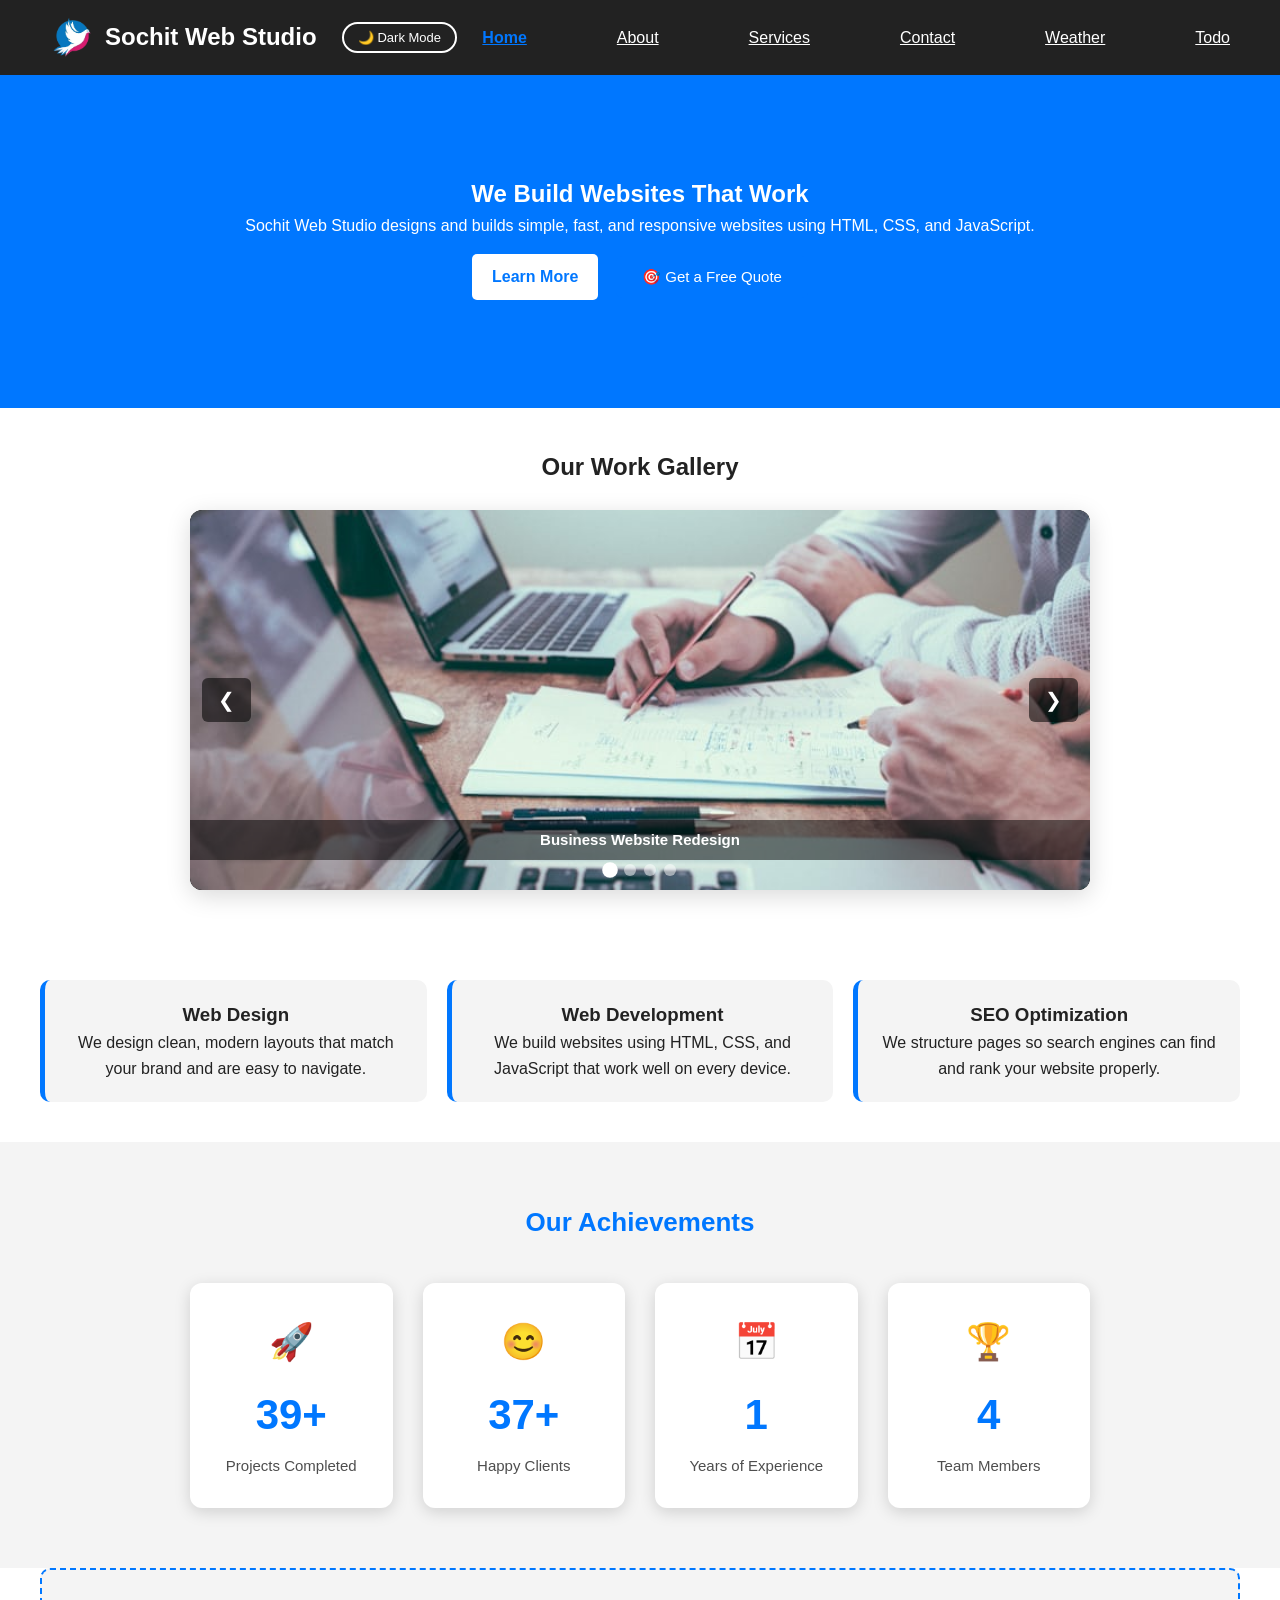
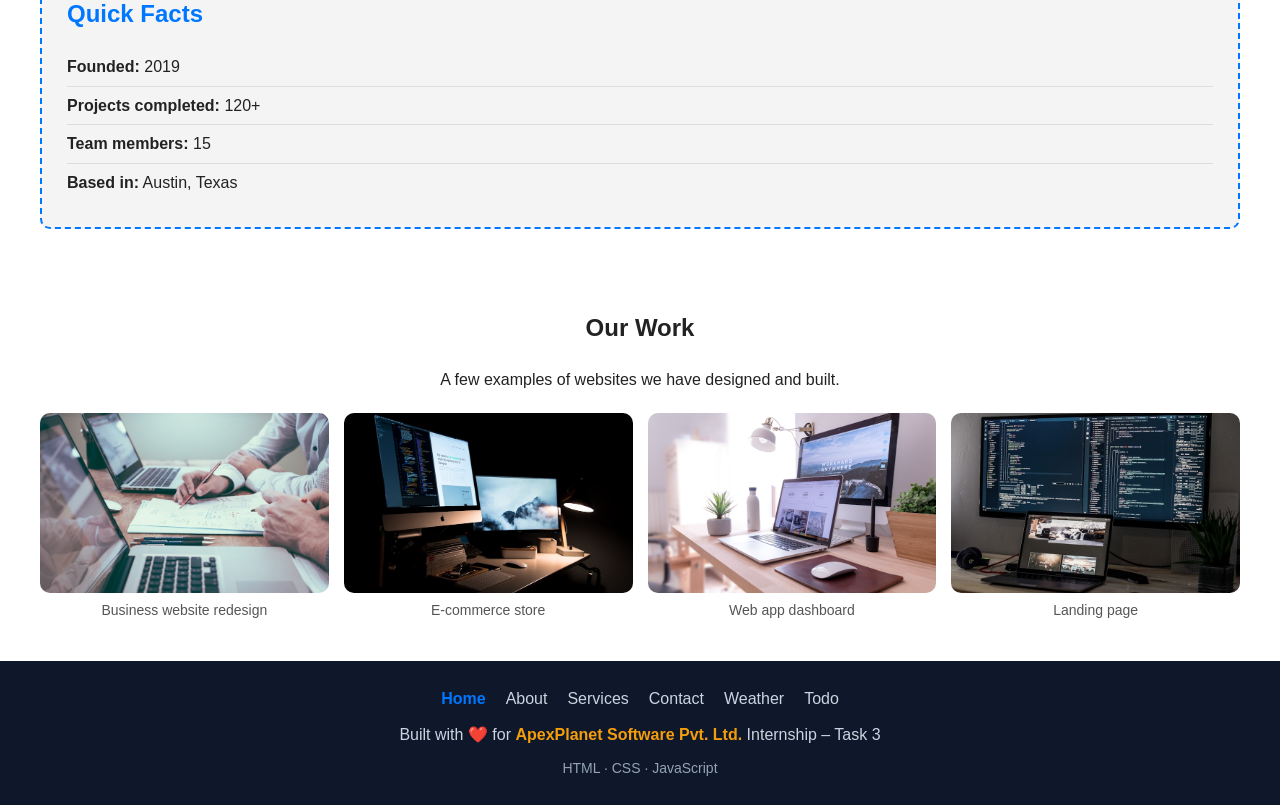
<file: index.html>
<!doctype html>
<html lang="en">
    <head>
        <meta charset="UTF-8" />
        <meta name="viewport" content="width=device-width, initial-scale=1.0" />
        <title>Home — Sochit Web Studio</title>
        <link rel="stylesheet" href="css/style.css" />
        <script>
            document.documentElement.setAttribute(
                "data-theme",
                localStorage.getItem("theme") || "light"
            );
        </script>
    </head>
    <body>
        <header>
            <nav class="navbar">
                <div class="logo-title">
                    <img
                        src="images/logo.png"
                        alt="Sochit Web Studio logo"
                        class="logo"
                    />
                    <h2 class="title">Sochit Web Studio</h2>
                </div>
                <div class="navbar-controls">
                    <button
                        id="theme-toggle"
                        aria-label="Toggle dark/light mode"
                    >
                        🌙 Dark Mode
                    </button>
                    <button
                        id="hamburger"
                        aria-label="Toggle navigation menu"
                        aria-expanded="false"
                    >
                        <span class="bar"></span>
                        <span class="bar"></span>
                        <span class="bar"></span>
                    </button>
                </div>
                                <ul class="nav-links">
                    <li><a href="index.html" class="active">Home</a></li>
                    <li><a href="about.html">About</a></li>
                    <li><a href="services.html">Services</a></li>
                    <li><a href="contact.html">Contact</a></li>
                    <li><a href="weather.html">Weather</a></li>
                    <li><a href="todo.html">Todo</a></li>
                </ul>
            </nav>
        </header>

        <main>
            <!-- Hero -->
            <section class="hero">
                <h1>We Build Websites That Work</h1>
                <p>
                    Sochit Web Studio designs and builds simple, fast, and
                    responsive websites using HTML, CSS, and JavaScript.
                </p>
                <a href="about.html" class="btn">Learn More</a>
                &nbsp;&nbsp;
                <button class="btn-modal" data-modal-open>
                    🎯 Get a Free Quote
                </button>
            </section>

            <!-- Image Slider / Carousel -->
            <section class="slider-section">
                <h2>Our Work Gallery</h2>
                <div class="slider" role="region" aria-label="Image gallery">
                    <div class="slides-track">
                        <div class="slide">
                            <img
                                src="images/gallery1.jpeg"
                                alt="Business website redesign"
                            />
                            <p class="slide-caption">
                                Business Website Redesign
                            </p>
                        </div>
                        <div class="slide">
                            <img
                                src="images/gallery2.jpeg"
                                alt="E-commerce store"
                            />
                            <p class="slide-caption">E-Commerce Store</p>
                        </div>
                        <div class="slide">
                            <img
                                src="images/gallery3.png"
                                alt="Web app dashboard"
                            />
                            <p class="slide-caption">Web App Dashboard</p>
                        </div>
                        <div class="slide">
                            <img
                                src="images/gallery4.jpeg"
                                alt="Landing page design"
                            />
                            <p class="slide-caption">Landing Page Design</p>
                        </div>
                    </div>
                    <button class="slider-prev" aria-label="Previous slide">
                        &#10094;
                    </button>
                    <button class="slider-next" aria-label="Next slide">
                        &#10095;
                    </button>
                    <div
                        class="slider-dots"
                        role="tablist"
                        aria-label="Slides"
                    ></div>
                </div>
            </section>

            <!-- Cards -->
            <section class="cards">
                <article class="card">
                    <h3>Web Design</h3>
                    <p>
                        We design clean, modern layouts that match your brand
                        and are easy to navigate.
                    </p>
                </article>
                <article class="card">
                    <h3>Web Development</h3>
                    <p>
                        We build websites using HTML, CSS, and JavaScript that
                        work well on every device.
                    </p>
                </article>
                <article class="card">
                    <h3>SEO Optimization</h3>
                    <p>
                        We structure pages so search engines can find and rank
                        your website properly.
                    </p>
                </article>
            </section>

            <!-- Animated Counters -->
            <section class="counters-section" id="counters">
                <h2>Our Achievements</h2>
                <div class="counters-grid">
                    <div class="counter-card">
                        <div class="counter-icon">🚀</div>
                        <span
                            class="counter-number"
                            data-target="120"
                            data-suffix="+"
                            >0+</span
                        >
                        <p class="counter-label">Projects Completed</p>
                    </div>
                    <div class="counter-card">
                        <div class="counter-icon">😊</div>
                        <span
                            class="counter-number"
                            data-target="114"
                            data-suffix="+"
                            >0+</span
                        >
                        <p class="counter-label">Happy Clients</p>
                    </div>
                    <div class="counter-card">
                        <div class="counter-icon">📅</div>
                        <span
                            class="counter-number"
                            data-target="6"
                            data-suffix=""
                            >0</span
                        >
                        <p class="counter-label">Years of Experience</p>
                    </div>
                    <div class="counter-card">
                        <div class="counter-icon">🏆</div>
                        <span
                            class="counter-number"
                            data-target="15"
                            data-suffix=""
                            >0</span
                        >
                        <p class="counter-label">Team Members</p>
                    </div>
                </div>
            </section>

            <!-- Quick Facts Aside -->
            <aside class="info-box" aria-label="Quick facts about Sochit">
                <h2>Quick Facts</h2>
                <ul>
                    <li><strong>Founded:</strong> 2019</li>
                    <li><strong>Projects completed:</strong> 120+</li>
                    <li><strong>Team members:</strong> 15</li>
                    <li><strong>Based in:</strong> Austin, Texas</li>
                </ul>
            </aside>

            <!-- Gallery Grid -->
            <section class="gallery">
                <h2>Our Work</h2>
                <p style="text-align: center; margin-bottom: 20px">
                    A few examples of websites we have designed and built.
                </p>
                <div class="gallery-grid">
                    <figure>
                        <img
                            src="images/gallery1.jpeg"
                            alt="Homepage design for a small business website"
                        />
                        <figcaption>Business website redesign</figcaption>
                    </figure>
                    <figure>
                        <img
                            src="images/gallery2.jpeg"
                            alt="Product page layout for an online store"
                        />
                        <figcaption>E-commerce store</figcaption>
                    </figure>
                    <figure>
                        <img
                            src="images/gallery3.png"
                            alt="Dashboard screen for a web application"
                        />
                        <figcaption>Web app dashboard</figcaption>
                    </figure>
                    <figure>
                        <img
                            src="images/gallery4.jpeg"
                            alt="Landing page design for a marketing campaign"
                        />
                        <figcaption>Landing page</figcaption>
                    </figure>
                </div>
            </section>
        </main>

        <!-- Modal Popup -->
        <div
            id="quote-modal"
            class="modal-overlay"
            role="dialog"
            aria-modal="true"
            aria-labelledby="modal-title"
            aria-hidden="true"
        >
            <div class="modal-box">
                <button class="modal-close" aria-label="Close modal">
                    &times;
                </button>
                <h2 id="modal-title">🎯 Get a Free Quote</h2>
                <p>
                    Tell us about your project and we'll get back to you within
                    24 hours with a custom quote.
                </p>
                <div class="modal-form">
                    <input
                        type="text"
                        id="quote-name"
                        placeholder="Your Name"
                    />

                    <input
                        type="email"
                        id="quote-email"
                        placeholder="Your Email"
                    />

                    <select id="quote-service">
                        <option value="" disabled selected>
                            Select a Service
                        </option>
                        <option>Website Design</option>
                        <option>Web Development</option>
                        <option>E-Commerce</option>
                        <option>SEO Setup</option>
                    </select>

                    <p id="quote-status" aria-live="polite"></p>

                    <button type="submit" id="quote-submit">
                        Submit Request
                    </button>
                </div>
            </div>
        </div>

        <!-- Back To Top Button -->
        <button id="back-to-top" aria-label="Back to top"><b>↑</b></button>

        <footer class="footer">
                        <ul class="footer-links">
                <li><a href="index.html" class="active">Home</a></li>
                <li><a href="about.html">About</a></li>
                <li><a href="services.html">Services</a></li>
                <li><a href="contact.html">Contact</a></li>
                <li><a href="weather.html">Weather</a></li>
                <li><a href="todo.html">Todo</a></li>
            </ul>
            <p>
                Built with ❤️ for
                <span class="company-name">ApexPlanet Software Pvt. Ltd.</span>
                Internship – Task 3
            </p>
            <p class="tech-stack">HTML · CSS · JavaScript</p>
        </footer>

        <script src="js/script.js"></script>
    </body>
</html>
</file>
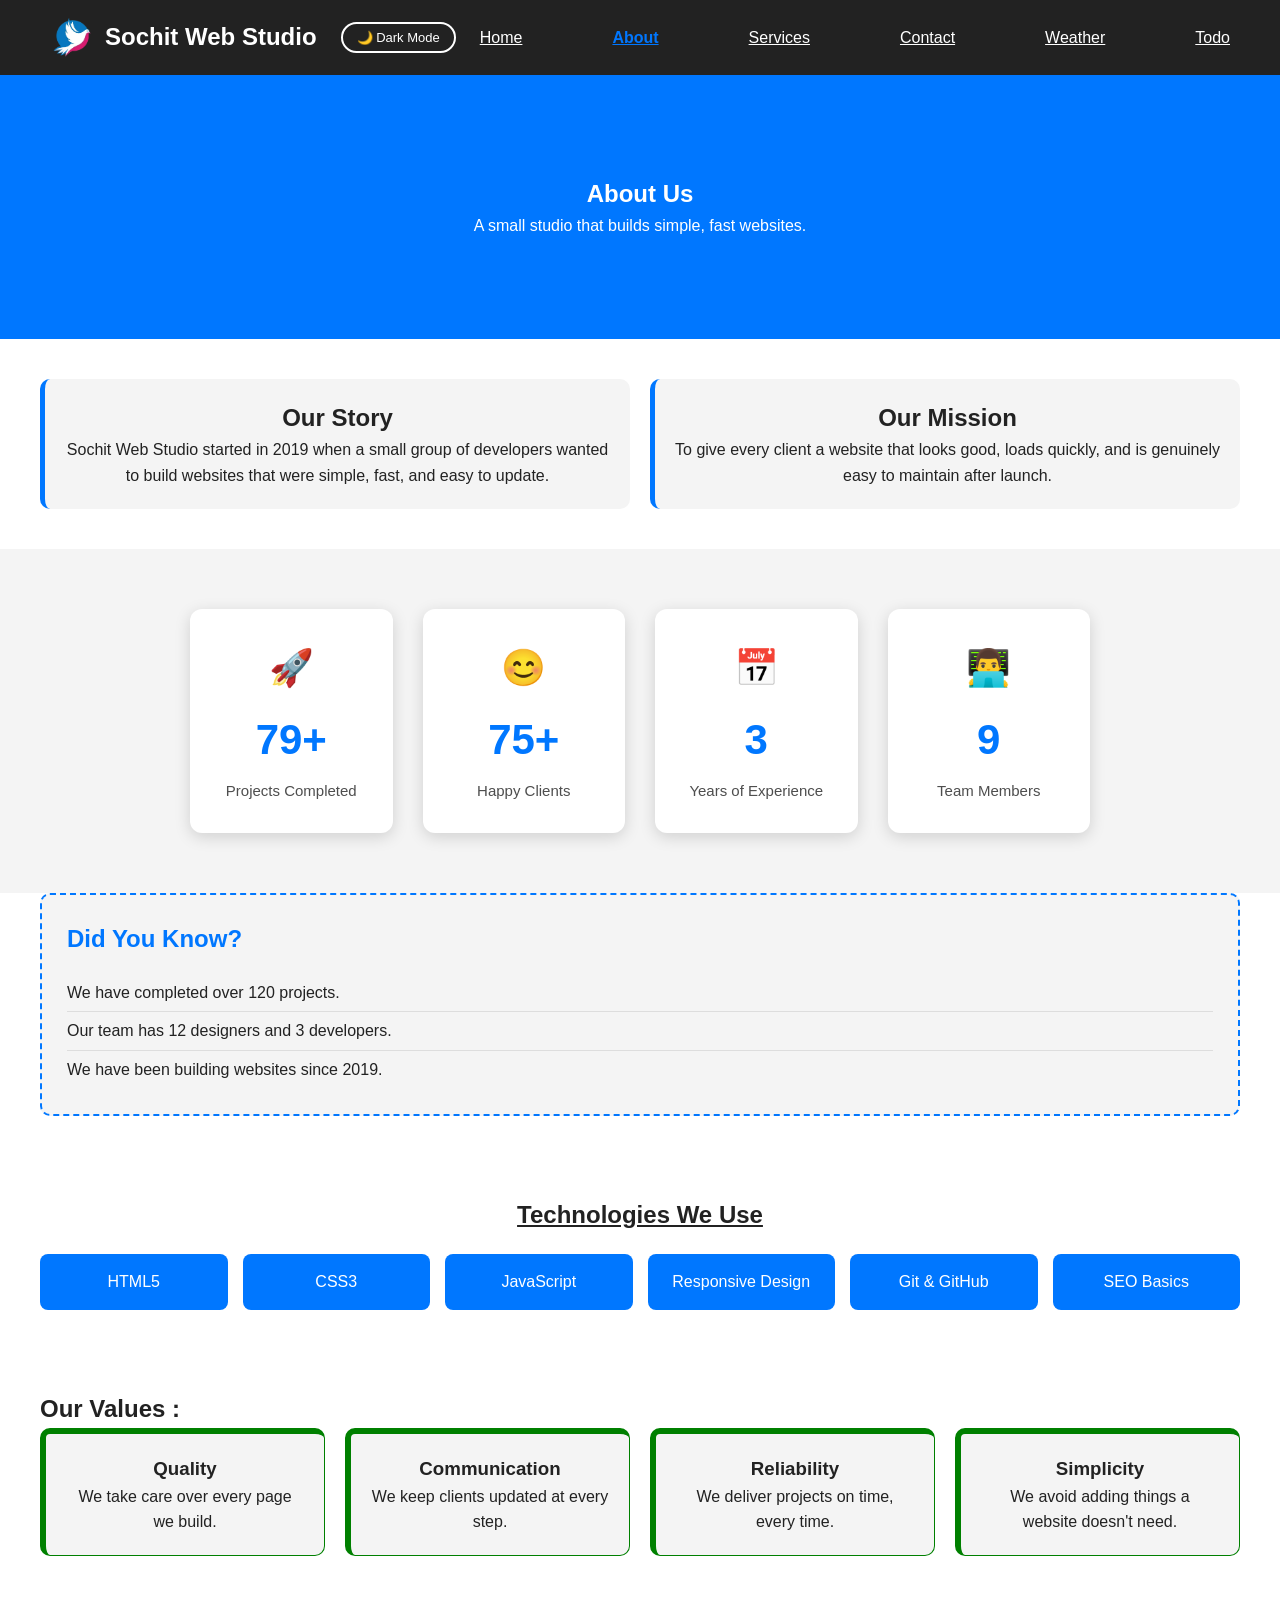
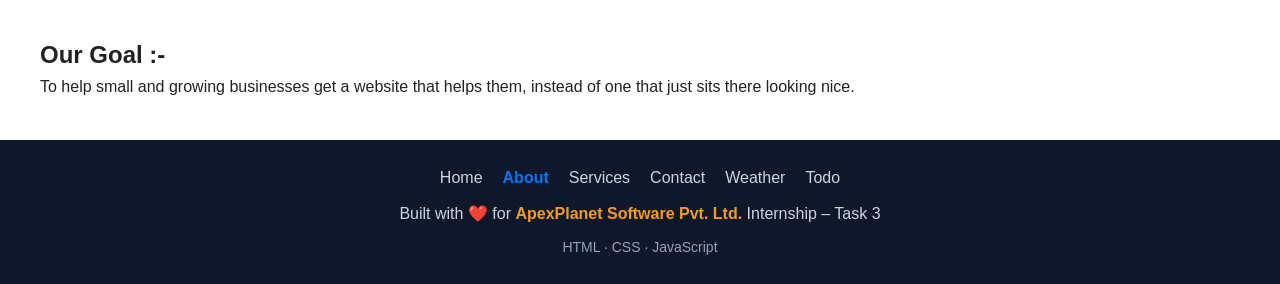
<file: about.html>
<!doctype html>
<html lang="en">
    <head>
        <meta charset="UTF-8" />
        <meta name="viewport" content="width=device-width, initial-scale=1.0" />
        <title>About</title>
        <link rel="stylesheet" href="css/style.css" />
        <script>
            document.documentElement.setAttribute(
                "data-theme",
                localStorage.getItem("theme") || "light"
            );
        </script>
    </head>
    <body>
        <header>
            <nav class="navbar">
                <div class="logo-title">
                    <img
                        src="images/logo.png"
                        alt="Sochit Web Studio logo"
                        class="logo"
                    />
                    <h2 class="title">Sochit Web Studio</h2>
                </div>
                <div class="navbar-controls">
                    <button
                        id="theme-toggle"
                        aria-label="Toggle dark/light mode"
                    >
                        🌙 Dark Mode
                    </button>
                    <button
                        id="hamburger"
                        aria-label="Toggle navigation menu"
                        aria-expanded="false"
                    >
                        <span class="bar"></span>
                        <span class="bar"></span>
                        <span class="bar"></span>
                    </button>
                </div>
                <ul class="nav-links">
                    <li><a href="index.html">Home</a></li>
                    <li><a href="about.html" class="active">About</a></li>
                    <li><a href="services.html">Services</a></li>
                    <li><a href="contact.html">Contact</a></li>
                    <li><a href="weather.html">Weather</a></li>
                    <li><a href="todo.html">Todo</a></li>
                </ul>
            </nav>
        </header>

        <main>
            <section class="hero">
                <h1>About Us</h1>
                <p>A small studio that builds simple, fast websites.</p>
            </section>

            <section class="cards">
                <article class="card">
                    <h2>Our Story</h2>
                    <p>
                        Sochit Web Studio started in 2019 when a small group of
                        developers wanted to build websites that were simple,
                        fast, and easy to update.
                    </p>
                </article>
                <article class="card">
                    <h2>Our Mission</h2>
                    <p>
                        To give every client a website that looks good, loads
                        quickly, and is genuinely easy to maintain after launch.
                    </p>
                </article>
            </section>

            <!-- Animated Counters -->
            <section class="counters-section" id="counters">
                <div class="counters-grid">
                    <div class="counter-card">
                        <div class="counter-icon">🚀</div>
                        <span
                            class="counter-number"
                            data-target="120"
                            data-suffix="+"
                            >0+</span
                        >
                        <p class="counter-label">Projects Completed</p>
                    </div>
                    <div class="counter-card">
                        <div class="counter-icon">😊</div>
                        <span
                            class="counter-number"
                            data-target="114"
                            data-suffix="+"
                            >0+</span
                        >
                        <p class="counter-label">Happy Clients</p>
                    </div>
                    <div class="counter-card">
                        <div class="counter-icon">📅</div>
                        <span
                            class="counter-number"
                            data-target="6"
                            data-suffix=""
                            >0</span
                        >
                        <p class="counter-label">Years of Experience</p>
                    </div>
                    <div class="counter-card">
                        <div class="counter-icon">👨‍💻</div>
                        <span
                            class="counter-number"
                            data-target="15"
                            data-suffix=""
                            >0</span
                        >
                        <p class="counter-label">Team Members</p>
                    </div>
                </div>
            </section>

            <aside class="info-box" aria-label="Did you know facts">
                <h2>Did You Know?</h2>
                <ul>
                    <li>We have completed over 120 projects.</li>
                    <li>Our team has 12 designers and 3 developers.</li>
                    <li>We have been building websites since 2019.</li>
                </ul>
            </aside>

            <section class="skills">
                <h2><u>Technologies We Use</u></h2>
                <ul class="skills-grid">
                    <li class="skill">HTML5</li>
                    <li class="skill">CSS3</li>
                    <li class="skill">JavaScript</li>
                    <li class="skill">Responsive Design</li>
                    <li class="skill">Git &amp; GitHub</li>
                    <li class="skill">SEO Basics</li>
                </ul>
            </section>

            <section class="strengths">
                <h2>Our Values :</h2>
                <div class="strength-grid">
                    <article class="strength-card">
                        <h3>Quality</h3>
                        <p>We take care over every page we build.</p>
                    </article>
                    <article class="strength-card">
                        <h3>Communication</h3>
                        <p>We keep clients updated at every step.</p>
                    </article>
                    <article class="strength-card">
                        <h3>Reliability</h3>
                        <p>We deliver projects on time, every time.</p>
                    </article>
                    <article class="strength-card">
                        <h3>Simplicity</h3>
                        <p>We avoid adding things a website doesn't need.</p>
                    </article>
                </div>
            </section>

            <section class="page-content">
                <h2>Our Goal :-</h2>
                <p>
                    To help small and growing businesses get a website that
                    helps them, instead of one that just sits there looking
                    nice.
                </p>
            </section>
        </main>

        <!-- Back To Top Button -->
        <button id="back-to-top" aria-label="Back to top"><b>↑</b></button>

        <footer class="footer">
            <ul class="footer-links">
                <li><a href="index.html">Home</a></li>
                <li><a href="about.html" class="active">About</a></li>
                <li><a href="services.html">Services</a></li>
                <li><a href="contact.html">Contact</a></li>
                <li><a href="weather.html">Weather</a></li>
                <li><a href="todo.html">Todo</a></li>
            </ul>
            <p>
                Built with ❤️ for
                <span class="company-name">ApexPlanet Software Pvt. Ltd.</span>
                Internship – Task 3
            </p>
            <p class="tech-stack">HTML · CSS · JavaScript</p>
        </footer>

        <script src="js/script.js"></script>
    </body>
</html>
</file>
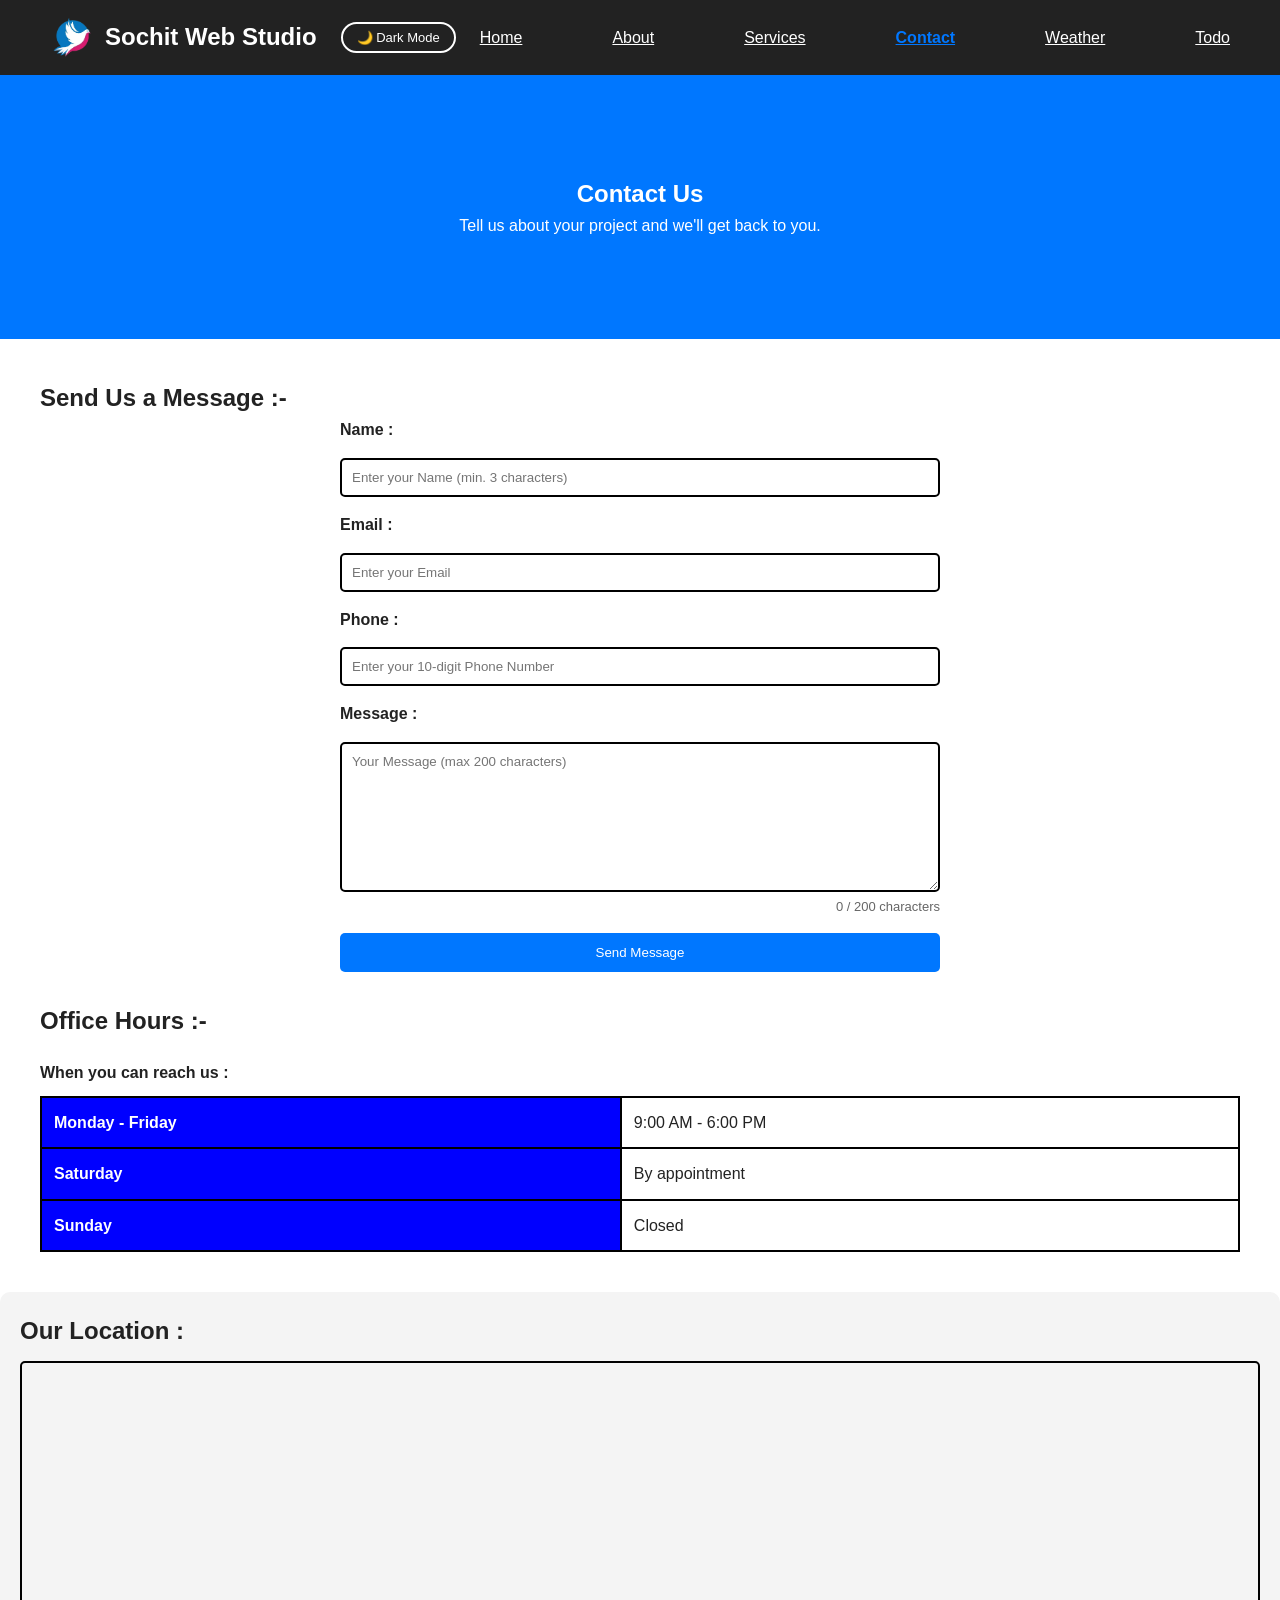
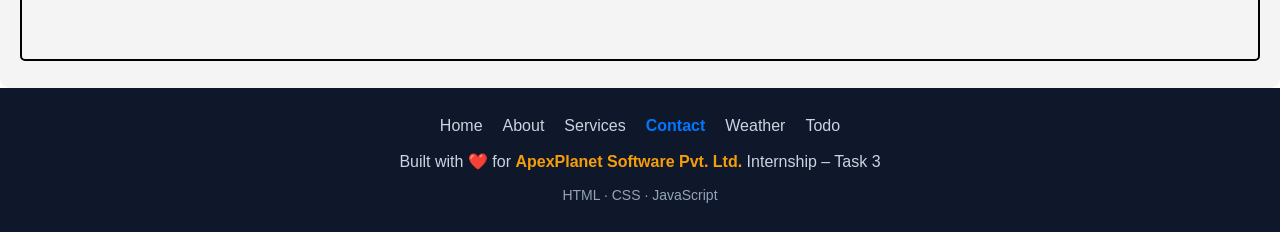
<file: contact.html>
<!doctype html>
<html lang="en">
    <head>
        <meta charset="UTF-8" />
        <meta name="viewport" content="width=device-width, initial-scale=1.0" />
        <title>Contact — Sochit Web Studio</title>
        <link rel="stylesheet" href="css/style.css" />
        <script>
            document.documentElement.setAttribute(
                "data-theme",
                localStorage.getItem("theme") || "light"
            );
        </script>
    </head>
    <body>
        <header>
            <nav class="navbar">
                <div class="logo-title">
                    <img
                        src="images/logo.png"
                        alt="Sochit Web Studio logo"
                        class="logo"
                    />
                    <h2 class="title">Sochit Web Studio</h2>
                </div>
                <div class="navbar-controls">
                    <button
                        id="theme-toggle"
                        aria-label="Toggle dark/light mode"
                    >
                        🌙 Dark Mode
                    </button>
                    <button
                        id="hamburger"
                        aria-label="Toggle navigation menu"
                        aria-expanded="false"
                    >
                        <span class="bar"></span>
                        <span class="bar"></span>
                        <span class="bar"></span>
                    </button>
                </div>
                <ul class="nav-links">
                    <li><a href="index.html">Home</a></li>
                    <li><a href="about.html">About</a></li>
                    <li><a href="services.html">Services</a></li>
                    <li><a href="contact.html" class="active">Contact</a></li>
                    <li><a href="weather.html">Weather</a></li>
                    <li><a href="todo.html">Todo</a></li>
                </ul>
            </nav>
        </header>

        <main>
            <section class="hero">
                <h1>Contact Us</h1>
                <p>Tell us about your project and we'll get back to you.</p>
            </section>

            <section class="page-content">
                <h2>Send Us a Message :-</h2>
                <form class="contact-form" id="contact-form" novalidate>
                    <label for="name">Name :</label>
                    <input
                        type="text"
                        id="name"
                        name="name"
                        placeholder="Enter your Name (min. 3 characters)"
                        required
                        autocomplete="name"
                    />

                    <label for="email">Email :</label>
                    <input
                        type="email"
                        id="email"
                        name="email"
                        placeholder="Enter your Email"
                        required
                        autocomplete="email"
                    />

                    <label for="phone">Phone :</label>
                    <input
                        type="tel"
                        id="phone"
                        name="phone"
                        placeholder="Enter your 10-digit Phone Number"
                        autocomplete="tel"
                        maxlength="10"
                    />

                    <label for="message">Message :</label>
                    <textarea
                        id="message"
                        name="message"
                        placeholder="Your Message (max 200 characters)"
                        required
                        maxlength="200"
                    ></textarea>
                    <span id="char-counter">0 / 200 characters</span>

                    <button type="submit">Send Message</button>
                </form>

                <p
                    id="form-status"
                    aria-live="polite"
                    style="
                        text-align: center;
                        font-weight: bold;
                        margin-top: 10px;
                    "
                ></p>

                <h2>Office Hours :-</h2>
                <table>
                    <caption>
                        When you can reach us :
                    </caption>
                    <tr>
                        <th>Monday - Friday</th>
                        <td>9:00 AM - 6:00 PM</td>
                    </tr>
                    <tr>
                        <th>Saturday</th>
                        <td>By appointment</td>
                    </tr>
                    <tr>
                        <th>Sunday</th>
                        <td>Closed</td>
                    </tr>
                </table>
            </section>

            <aside class="location-box" aria-label="Our location">
                <h2>Our Location :</h2>
                <p></p>
                <iframe
                    src="https://www.google.com/maps/embed?pb=!1m18!1m12!1m3!1d7026.47264655922!2d76.43246410252465!3d28.291164503411572!2m3!1f0!2f0!3f0!3m2!1i1024!2i768!4f13.1!3m3!1m2!1s0x3912a0be8d1713b1%3A0xa3540c7e63eacaa1!2sMasit%2C%20Haryana%20123411!5e0!3m2!1sen!2sin!4v1781422133853!5m2!1sen!2sin"
                    loading="lazy"
                    title="Our office location"
                ></iframe>
            </aside>
        </main>

        <!-- Back To Top Button -->
        <button id="back-to-top" aria-label="Back to top"><b>↑</b></button>

        <footer class="footer">
            <ul class="footer-links">
                <li><a href="index.html">Home</a></li>
                <li><a href="about.html">About</a></li>
                <li><a href="services.html">Services</a></li>
                <li><a href="contact.html" class="active">Contact</a></li>
                <li><a href="weather.html">Weather</a></li>
                <li><a href="todo.html">Todo</a></li>
            </ul>
            <p>
                Built with ❤️ for
                <span class="company-name">ApexPlanet Software Pvt. Ltd.</span>
                Internship – Task 3
            </p>
            <p class="tech-stack">HTML · CSS · JavaScript</p>
        </footer>

        <script src="js/script.js"></script>
    </body>
</html>
</file>
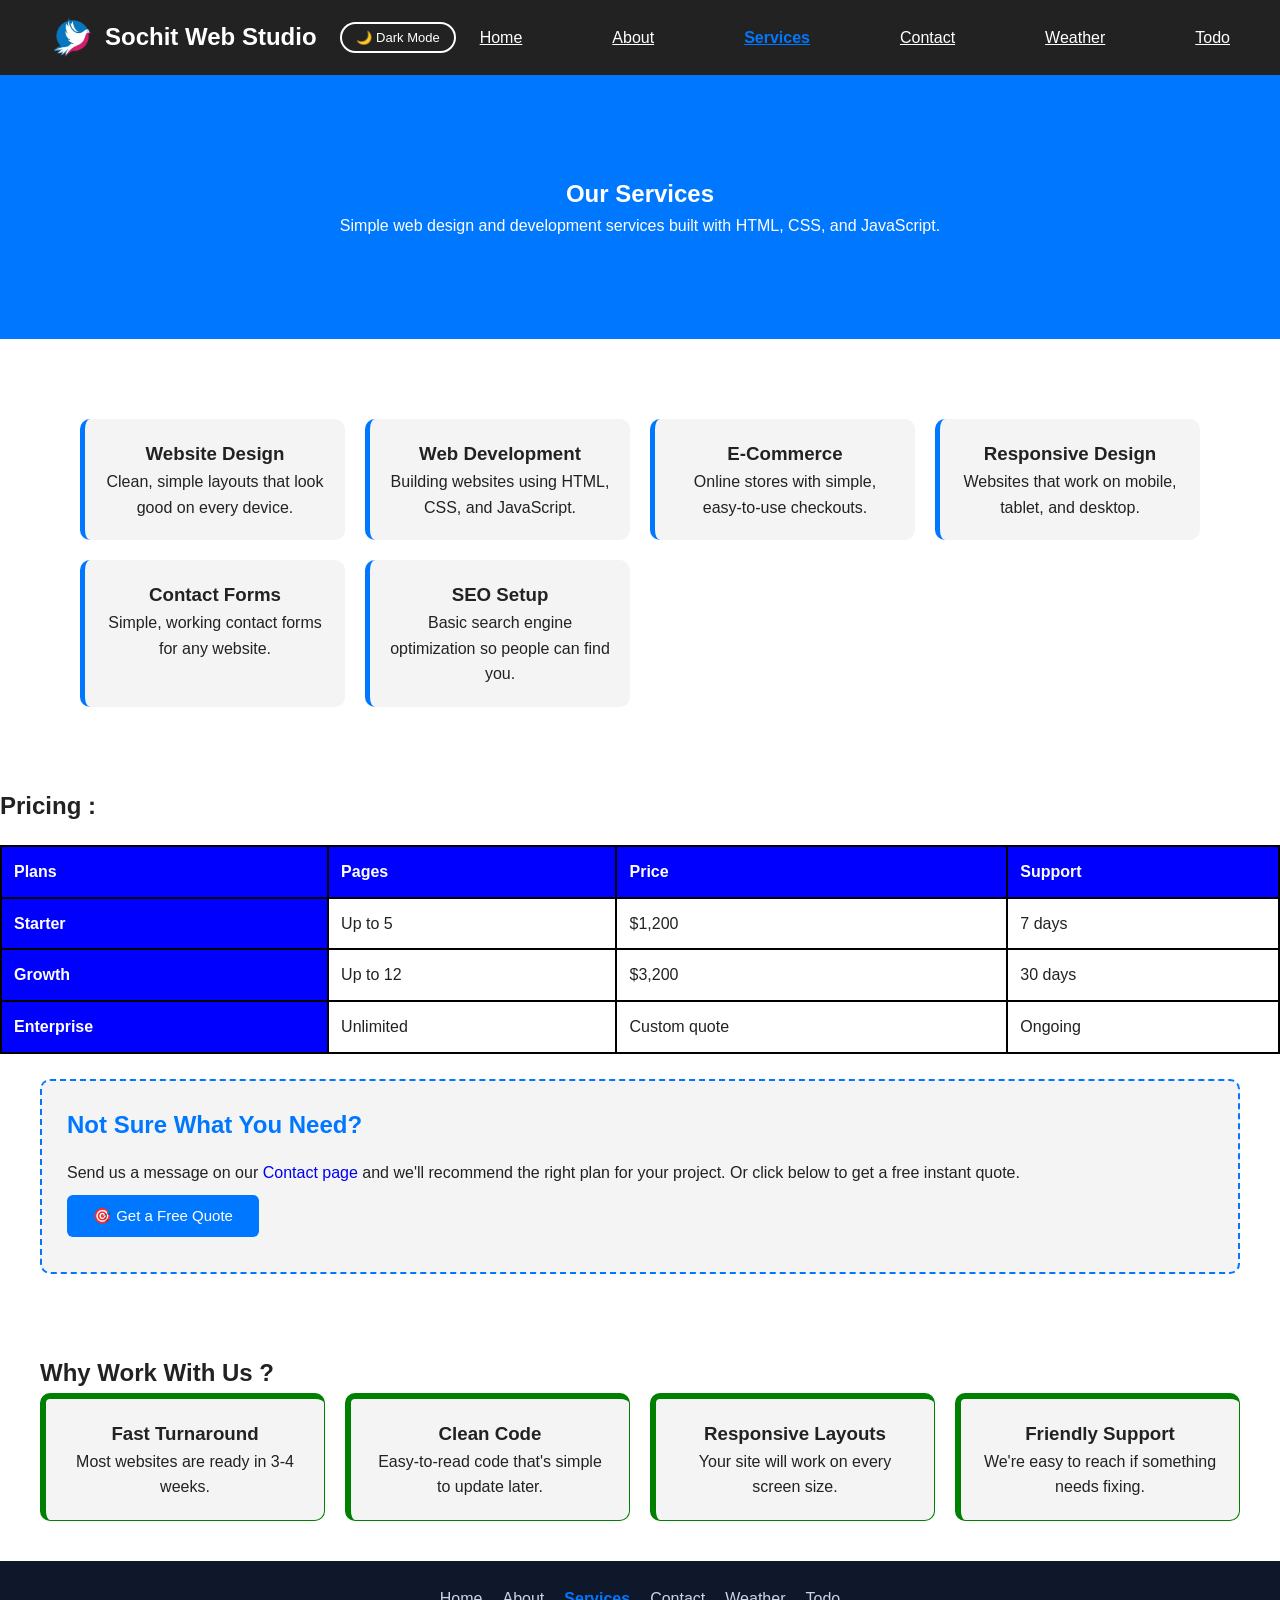
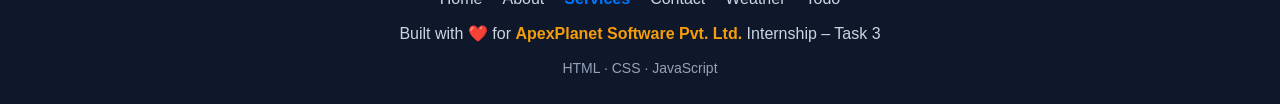
<file: services.html>
<!doctype html>
<html lang="en">
    <head>
        <meta charset="UTF-8" />
        <meta name="viewport" content="width=device-width, initial-scale=1.0" />
        <title>Services</title>
        <link rel="stylesheet" href="css/style.css" />
        <script>
            document.documentElement.setAttribute(
                "data-theme",
                localStorage.getItem("theme") || "light"
            );
        </script>
    </head>
    <body>
        <header>
            <nav class="navbar">
                <div class="logo-title">
                    <img
                        src="images/logo.png"
                        alt="Sochit Web Studio logo"
                        class="logo"
                    />
                    <h2 class="title">Sochit Web Studio</h2>
                </div>
                <div class="navbar-controls">
                    <button
                        id="theme-toggle"
                        aria-label="Toggle dark/light mode"
                    >
                        🌙 Dark Mode
                    </button>
                    <button
                        id="hamburger"
                        aria-label="Toggle navigation menu"
                        aria-expanded="false"
                    >
                        <span class="bar"></span>
                        <span class="bar"></span>
                        <span class="bar"></span>
                    </button>
                </div>
                <ul class="nav-links">
                    <li><a href="index.html">Home</a></li>
                    <li><a href="about.html">About</a></li>
                    <li><a href="services.html" class="active">Services</a></li>
                    <li><a href="contact.html">Contact</a></li>
                    <li><a href="weather.html">Weather</a></li>
                    <li><a href="todo.html">Todo</a></li>
                </ul>
            </nav>
        </header>

        <main>
            <section class="hero">
                <h1>Our Services</h1>
                <p>
                    Simple web design and development services built with HTML,
                    CSS, and JavaScript.
                </p>
            </section>

            <section class="page-content">
                <div class="cards">
                    <article class="card">
                        <h3>Website Design</h3>
                        <p>
                            Clean, simple layouts that look good on every
                            device.
                        </p>
                    </article>
                    <article class="card">
                        <h3>Web Development</h3>
                        <p>
                            Building websites using HTML, CSS, and JavaScript.
                        </p>
                    </article>
                    <article class="card">
                        <h3>E-Commerce</h3>
                        <p>Online stores with simple, easy-to-use checkouts.</p>
                    </article>
                    <article class="card">
                        <h3>Responsive Design</h3>
                        <p>
                            Websites that work on mobile, tablet, and desktop.
                        </p>
                    </article>
                    <article class="card">
                        <h3>Contact Forms</h3>
                        <p>Simple, working contact forms for any website.</p>
                    </article>
                    <article class="card">
                        <h3>SEO Setup</h3>
                        <p>
                            Basic search engine optimization so people can find
                            you.
                        </p>
                    </article>
                </div>
            </section>

            <section class="table-content">
                <h2>Pricing :</h2>
                <table>
                    <tr>
                        <th>Plans</th>
                        <th>Pages</th>
                        <th>Price</th>
                        <th>Support</th>
                    </tr>
                    <tr>
                        <th>Starter</th>
                        <td>Up to 5</td>
                        <td>$1,200</td>
                        <td>7 days</td>
                    </tr>
                    <tr>
                        <th>Growth</th>
                        <td>Up to 12</td>
                        <td>$3,200</td>
                        <td>30 days</td>
                    </tr>
                    <tr>
                        <th>Enterprise</th>
                        <td>Unlimited</td>
                        <td>Custom quote</td>
                        <td>Ongoing</td>
                    </tr>
                </table>
                <br />
            </section>

            <aside class="info-box" aria-label="Free quote prompt">
                <h2>Not Sure What You Need?</h2>
                <p>
                    Send us a message on our
                    <a href="contact.html">Contact page</a> and we'll recommend
                    the right plan for your project. Or click below to get a
                    free instant quote.
                </p>
                <button class="btn-modal" data-modal-open>
                    🎯 Get a Free Quote
                </button>
            </aside>

            <section class="strengths">
                <h2>Why Work With Us ?</h2>
                <div class="strength-grid">
                    <article class="strength-card">
                        <h3>Fast Turnaround</h3>
                        <p>Most websites are ready in 3-4 weeks.</p>
                    </article>
                    <article class="strength-card">
                        <h3>Clean Code</h3>
                        <p>Easy-to-read code that's simple to update later.</p>
                    </article>
                    <article class="strength-card">
                        <h3>Responsive Layouts</h3>
                        <p>Your site will work on every screen size.</p>
                    </article>
                    <article class="strength-card">
                        <h3>Friendly Support</h3>
                        <p>We're easy to reach if something needs fixing.</p>
                    </article>
                </div>
            </section>
        </main>

        <!-- Modal Popup -->
        <div
            id="quote-modal"
            class="modal-overlay"
            role="dialog"
            aria-modal="true"
            aria-labelledby="modal-title"
            aria-hidden="true"
        >
            <div class="modal-box">
                <button class="modal-close" aria-label="Close modal">
                    &times;
                </button>
                <h2 id="modal-title">🎯 Get a Free Quote</h2>
                <p>
                    Tell us about your project and we'll get back to you within
                    24 hours with a custom quote.
                </p>
                <div class="modal-form">
                    <input
                        type="text"
                        id="quote-name"
                        placeholder="Your Name"
                        aria-label="Your name"
                    />

                    <input
                        type="email"
                        id="quote-email"
                        placeholder="Your Email"
                        aria-label="Your email"
                    />

                    <select id="quote-service" aria-label="Select service">
                        <option value="" disabled selected>
                            Select a Service
                        </option>
                        <option>Website Design</option>
                        <option>Web Development</option>
                        <option>E-Commerce</option>
                        <option>SEO Setup</option>
                    </select>

                    <p id="quote-status"></p>

                    <button type="submit" id="quote-submit">
                        Submit Request
                    </button>
                </div>
            </div>
        </div>

        <!-- Back To Top Button -->
        <button id="back-to-top" aria-label="Back to top"><b>↑</b></button>

        <footer class="footer">
            <ul class="footer-links">
                <li><a href="index.html">Home</a></li>
                <li><a href="about.html">About</a></li>
                <li><a href="services.html" class="active">Services</a></li>
                <li><a href="contact.html">Contact</a></li>
                <li><a href="weather.html">Weather</a></li>
                <li><a href="todo.html">Todo</a></li>
            </ul>
            <p>
                Built with ❤️ for
                <span class="company-name">ApexPlanet Software Pvt. Ltd.</span>
                Internship – Task 3
            </p>
            <p class="tech-stack">HTML · CSS · JavaScript</p>
        </footer>

        <script src="js/script.js"></script>
    </body>
</html>
</file>
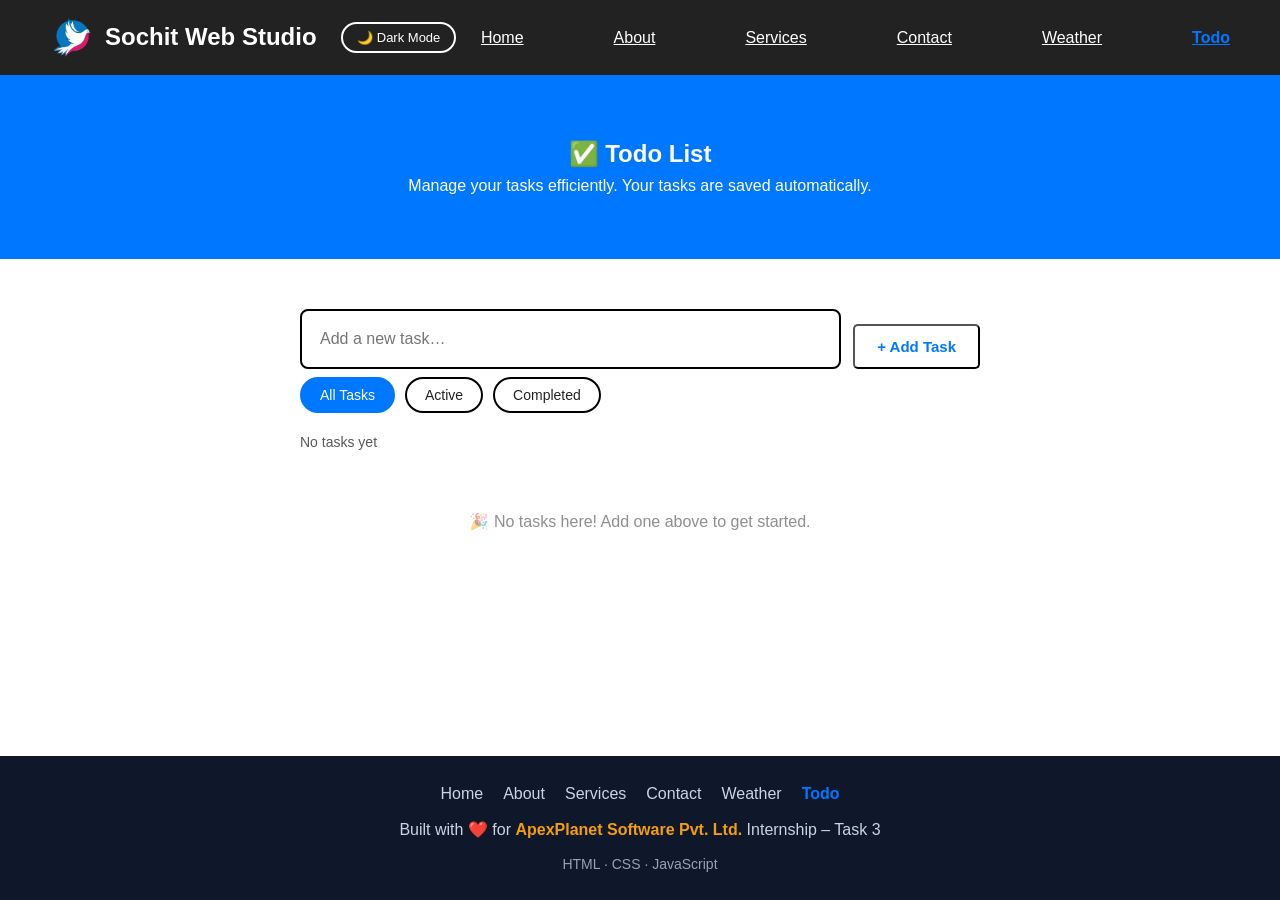
<file: todo.html>
<!doctype html>
<html lang="en">
    <head>
        <meta charset="UTF-8" />
        <meta name="viewport" content="width=device-width, initial-scale=1.0" />
        <title>Todo — Sochit Web Studio</title>
        <link rel="stylesheet" href="css/style.css" />
        <script>
            document.documentElement.setAttribute(
                "data-theme",
                localStorage.getItem("theme") || "light"
            );
        </script>
    </head>
    <body>
        <header>
            <nav class="navbar">
                <div class="logo-title">
                    <img
                        src="images/logo.png"
                        alt="Sochit Web Studio logo"
                        class="logo"
                    />
                    <h2 class="title">Sochit Web Studio</h2>
                </div>
                <div class="navbar-controls">
                    <button
                        id="theme-toggle"
                        aria-label="Toggle dark/light mode"
                    >
                        🌙 Dark Mode
                    </button>
                    <button
                        id="hamburger"
                        aria-label="Toggle navigation menu"
                        aria-expanded="false"
                    >
                        <span class="bar"></span>
                        <span class="bar"></span>
                        <span class="bar"></span>
                    </button>
                </div>
                <ul class="nav-links">
                    <li><a href="index.html">Home</a></li>
                    <li><a href="about.html">About</a></li>
                    <li><a href="services.html">Services</a></li>
                    <li><a href="contact.html">Contact</a></li>
                    <li><a href="weather.html">Weather</a></li>
                    <li><a href="todo.html" class="active">Todo</a></li>
                </ul>
            </nav>
        </header>

        <main>
            <!-- Todo Hero Banner -->
            <section class="hero" style="padding: 60px 20px">
                <h1>✅ Todo List</h1>
                <p>
                    Manage your tasks efficiently. Your tasks are saved
                    automatically.
                </p>
            </section>

            <!-- Todo App Section -->
            <section class="todo-section">
                <div class="todo-container">
                    <!-- Add Task Input -->
                    <div class="todo-input-box">
                        <input
                            type="text"
                            id="todo-input"
                            class="todo-input"
                            placeholder="Add a new task…"
                            aria-label="New task"
                            maxlength="200"
                        />
                        <button id="add-task-btn" class="btn todo-add-btn">
                            + Add Task
                        </button>
                    </div>

                    <!-- Validation Message -->
                    <p
                        id="todo-validation-msg"
                        class="todo-validation hidden"
                        aria-live="polite"
                    ></p>

                    <!-- Filter Buttons -->
                    <div
                        class="todo-filters"
                        role="group"
                        aria-label="Task filters"
                    >
                        <button
                            class="todo-filter-btn active"
                            data-filter="all"
                        >
                            All Tasks
                        </button>
                        <button class="todo-filter-btn" data-filter="active">
                            Active
                        </button>
                        <button class="todo-filter-btn" data-filter="completed">
                            Completed
                        </button>
                    </div>

                    <!-- Task Stats -->
                    <div class="todo-stats">
                        <span id="todo-count"></span>
                        <button id="clear-completed-btn" class="todo-clear-btn">
                            Clear Completed
                        </button>
                    </div>

                    <!-- Task List -->
                    <ul
                        id="todo-list"
                        class="todo-list"
                        aria-label="Task list"
                    ></ul>

                    <!-- Empty State -->
                    <div id="todo-empty" class="todo-empty hidden">
                        <p>🎉 No tasks here! Add one above to get started.</p>
                    </div>
                </div>
            </section>
        </main>

        <!-- Back To Top Button -->
        <button id="back-to-top" aria-label="Back to top"><b>↑</b></button>

        <footer class="footer">
            <ul class="footer-links">
                <li><a href="index.html">Home</a></li>
                <li><a href="about.html">About</a></li>
                <li><a href="services.html">Services</a></li>
                <li><a href="contact.html">Contact</a></li>
                <li><a href="weather.html">Weather</a></li>
                <li><a href="todo.html" class="active">Todo</a></li>
            </ul>
            <p>
                Built with ❤️ for
                <span class="company-name">ApexPlanet Software Pvt. Ltd.</span>
                Internship – Task 3
            </p>
            <p class="tech-stack">HTML · CSS · JavaScript</p>
        </footer>

        <script src="js/script.js"></script>
        <script src="js/todo.js"></script>
    </body>
</html>
</file>
<file: css/style.css>
/* ==========================
   Global Styles
========================== */

* {
    margin: 0;
    padding: 0;
    box-sizing: border-box;
    font-family: Arial, sans-serif;
}

body {
    line-height: 1.6;
    display: flex;
    flex-direction: column;
    min-height: 100vh;
}

main {
    flex: 1;
}

a {
    text-decoration: none;
}

img {
    max-width: 100%;
    display: block;
}

/* ==========================
   Header / Navbar
========================== */

.navbar {
    background: #222;
    color: white;
    display: flex;
    justify-content: space-between;
    align-items: center;
    flex-wrap: wrap;
    padding: 15px 50px;
}

.logo-title {
    display: flex;
    align-items: center;
    gap: 10px;
}

.logo {
    width: 45px;
    height: 45px;
}

.title {
    font-size: 24px;
}

.nav-links {
    display: flex;
    list-style: none;
    gap: 90px;
}

.nav-links a {
    color: white;
    text-decoration: underline;
}

.nav-links a.active {
    color: #0077ff;
    font-weight: bold;
    text-decoration: underline;
}

.nav-links a:hover,
.nav-links a:focus {
    color: #0077ff;
}

/* ==========================
   Hero Section
========================== */

.hero {
    background: #0077ff;
    color: white;
    text-align: center;
    padding: 100px 20px;
}

.btn {
    background: white;
    color: #0077ff;
    padding: 10px 20px;
    display: inline-block;
    margin-top: 15px;
    border-radius: 5px;
    font-weight: bold;
}

.btn:hover {
    background: #222;
    color: white;
}

/* ==========================
   Cards Section (article cards)
========================== */

.cards {
    display: grid;
    grid-template-columns: repeat(auto-fit, minmax(250px, 1fr));
    gap: 20px;
    padding: 40px;
}

.card {
    background: #f4f4f4;
    padding: 20px;
    border-radius: 10px;
    text-align: center;
    border-left: 5px solid #0077ff;
    transition: transform 0.2s ease;
}

.card:hover {
    transform: translateY(-5px);
}

/* ==========================
   Aside / Sidebar boxes
========================== */

aside.info-box {
    background: #f4f4f4;
    border: 2px dashed #0077ff;
    border-radius: 10px;
    padding: 25px;
    margin: 0 40px 40px;
}

aside.info-box h2 {
    margin-bottom: 15px;
    color: #0077ff;
}

aside.info-box ul {
    list-style: none;
}

aside.info-box li {
    padding: 6px 0;
    border-bottom: 1px solid #ddd;
}

aside.info-box li:last-child {
    border-bottom: none;
}

/* ==========================
   Gallery / Portfolio Section
========================== */

.gallery {
    padding: 40px;
}

.gallery h2 {
    text-align: center;
    margin-bottom: 20px;
}

.gallery-grid {
    display: grid;
    grid-template-columns: repeat(auto-fit, minmax(220px, 1fr));
    gap: 15px;
}

.gallery-grid figure {
    margin: 0;
}

.gallery-grid img {
    width: 100%;
    height: 180px;
    object-fit: cover;
    border-radius: 10px;
}

.gallery-grid figcaption {
    text-align: center;
    font-size: 14px;
    margin-top: 6px;
    color: #555;
}

/* ==========================
   Page Content / Tables
========================== */

.page-content {
    padding: 40px;
}

table-content {
    padding: 20px;
}
table {
    width: 100%;
    border-collapse: collapse;
    margin-top: 20px;
}

caption {
    font-weight: bold;
    margin-bottom: 10px;
    text-align: left;
}

th,
td {
    border: 2px solid black;
    padding: 12px;
    text-align: left;
}

th {
    background: blue;
    color: white;
}

/* ==========================
   Skills Section (list)
========================== */

.skills {
    padding: 40px;
}

.skills h2 {
    text-align: center;
    margin-bottom: 20px;
}

.skills-grid {
    display: grid;
    grid-template-columns: repeat(auto-fit, minmax(150px, 1fr));
    gap: 15px;
    list-style: none;
}

.skill {
    background: #0077ff;
    color: white;
    padding: 15px;
    text-align: center;
    border-radius: 8px;
}

/* ==========================
   Strengths / Why Choose Us
========================== */

.strengths {
    padding: 40px;
}

.strength-grid {
    display: grid;
    grid-template-columns: repeat(auto-fit, minmax(200px, 1fr));
    gap: 20px;
}

.strength-card {
    background: #f4f4f4;
    padding: 20px;
    border-radius: 10px;
    text-align: center;
    border-top: 6px solid green;
    border-right: 1px solid green;
    border-bottom: 1px solid green;
    border-left: 6px solid green;
}

/* ==========================
   Contact Form
========================== */

.contact-form {
    display: flex;
    flex-direction: column;
    gap: 15px;
    max-width: 600px;
    margin: 0 auto 30px;
}

.contact-form label {
    font-weight: bold;
}

.contact-form input,
.contact-form textarea {
    width: 100%;
    padding: 10px;
    border: 2px solid black;
    border-radius: 5px;
}

.contact-form textarea {
    height: 150px;
    resize: vertical;
    min-height: 150px;
}

.contact-form button {
    background: #0077ff;
    color: white;
    border: none;
    padding: 12px;
    border-radius: 5px;
    cursor: pointer;
}

.contact-form button:hover {
    background: #222;
}

/* ==========================
   Location (aside on Contact page)
========================== */

.location-box {
    background: #f4f4f4;
    border-radius: 10px;
    padding: 20px;
}

.location-box iframe {
    width: 100%;
    height: 300px;
    border: 2px solid black;
    border-radius: 5px;
    margin-top: 10px;
}

/* ==========================
   Footer
========================== */

.footer {
    background: #0f172a;
    color: #cbd5e1;
    text-align: center;
    padding: 25px 15px;
    margin-top: auto;
}

.footer-links {
    list-style: none;
    display: flex;
    justify-content: center;
    gap: 20px;
    margin-bottom: 10px;
}

.footer-links a {
    color: #cbd5e1;
}

.footer-links a.active {
    color: #0077ff;
    font-weight: bold;
}

.footer-links a:hover {
    color: #0077ff;
}

.company-name {
    color: #f59e0b;
    font-weight: bold;
}

.tech-stack {
    margin-top: 10px;
    color: #94a3b8;
    font-size: 14px;
}

/* ==========================
   Mobile Responsive
========================== */

@media (max-width: 768px) {
    .navbar {
        flex-direction: column;
        padding: 10px 20px;
    }

    .nav-links {
        flex-direction: column;
        gap: 10px;
        margin-top: 10px;
        text-align: center;
    }

    .footer-links {
        display: grid;
        grid-template-columns: repeat(3, 1fr);
        gap: 10px;
        text-align: center;
    }

    .hero {
        padding: 60px 20px;
    }

    aside.info-box {
        margin: 0 20px 30px;
    }
}

/* --------------------------------------------
   CSS CUSTOM PROPERTIES — Light & Dark Theme
   -------------------------------------------- */
:root {
    --bg: #ffffff;
    --text: #222222;
    --card-bg: #f4f4f4;
    --aside-bg: #f4f4f4;
    --navbar-bg: #222222;
    --footer-bg: #0f172a;
    --footer-text: #cbd5e1;
    --input-bg: #ffffff;
    --input-border: #000000;
    --table-header: blue;
    --shadow: rgba(0, 0, 0, 0.15);
}

[data-theme="dark"] {
    --bg: #1a1a2e;
    --text: #e2e8f0;
    --card-bg: #2d2d44;
    --aside-bg: #2d2d44;
    --navbar-bg: #0d0d1a;
    --footer-bg: #0d0d1a;
    --footer-text: #94a3b8;
    --input-bg: #2d2d44;
    --input-border: #4a5568;
    --table-header: #1a4b8c;
    --shadow: rgba(0, 0, 0, 0.4);
}

/* Apply theme to core elements */
body {
    background-color: var(--bg);
    color: var(--text);
    transition:
        background-color 0.3s ease,
        color 0.3s ease;
}

.navbar {
    background: var(--navbar-bg);
    transition: background 0.3s ease;
}

.card,
.strength-card {
    background: var(--card-bg);
    color: var(--text);
    transition: background 0.3s ease;
}

aside.info-box,
.location-box {
    background: var(--aside-bg);
    transition: background 0.3s ease;
}

.footer {
    background: var(--footer-bg);
    color: var(--footer-text);
    transition: background 0.3s ease;
}

.contact-form input,
.contact-form textarea {
    background: var(--input-bg);
    border-color: var(--input-border);
    color: var(--text);
    transition:
        background 0.3s ease,
        border-color 0.3s ease;
}

th {
    background: var(--table-header);
}

[data-theme="dark"] .gallery-grid figcaption {
    color: #94a3b8;
}
[data-theme="dark"] .skill {
    background: #1a4b8c;
}

/* ----------------------------------------------------------
   NAVBAR CONTROLS — Theme Toggle & Hamburger
   ---------------------------------------------------------- */
.navbar-controls {
    display: flex;
    align-items: center;
    gap: 12px;
}

#theme-toggle {
    background: transparent;
    border: 2px solid #fff;
    color: #fff;
    padding: 6px 14px;
    border-radius: 20px;
    cursor: pointer;
    font-size: 13px;
    font-family: Arial, sans-serif;
    transition:
        background 0.2s ease,
        color 0.2s ease;
    white-space: nowrap;
}

#theme-toggle:hover {
    background: #fff;
    color: #222;
}

/* ----------------------------------------------------------
   HAMBURGER BUTTON
   ---------------------------------------------------------- */
#hamburger {
    display: none;
    flex-direction: column;
    justify-content: center;
    gap: 5px;
    background: none;
    border: none;
    cursor: pointer;
    padding: 6px;
    z-index: 1100;
}

#hamburger .bar {
    display: block;
    width: 25px;
    height: 3px;
    background: #fff;
    border-radius: 3px;
    transition:
        transform 0.3s ease,
        opacity 0.3s ease;
}

#hamburger.active .bar:nth-child(1) {
    transform: translateY(8px) rotate(45deg);
}
#hamburger.active .bar:nth-child(2) {
    opacity: 0;
}
#hamburger.active .bar:nth-child(3) {
    transform: translateY(-8px) rotate(-45deg);
}

@media (max-width: 768px) {
    #hamburger {
        display: flex;
    }

    .nav-links {
        display: none;
        flex-direction: column;
        gap: 12px;
        width: 100%;
        text-align: center;
        padding: 15px 0;
        border-top: 1px solid #444;
        margin-top: 10px;
    }

    .nav-links.nav-open {
        display: flex;
    }

    .navbar {
        flex-wrap: wrap;
        position: relative;
    }

    .navbar-controls {
        margin-left: auto;
    }
}

/* ----------------------------------------------------------
   BACK TO TOP BUTTON
   ---------------------------------------------------------- */
#back-to-top {
    position: fixed;
    bottom: 30px;
    right: 30px;
    background: #0077ff;
    color: #fff;
    border: none;
    border-radius: 50%;
    width: 48px;
    height: 48px;
    font-size: 20px;
    cursor: pointer;
    opacity: 0;
    pointer-events: none;
    transition:
        opacity 0.3s ease,
        transform 0.3s ease;
    z-index: 999;
    box-shadow: 0 4px 12px var(--shadow);
}

#back-to-top.visible {
    opacity: 1;
    pointer-events: auto;
}

#back-to-top:hover {
    transform: translateY(-4px);
    background: #005fcc;
}

/* ----------------------------------------------------------
   IMAGE SLIDER / CAROUSEL
   ---------------------------------------------------------- */
.slider {
    position: relative;
    width: 100%;
    max-width: 900px;
    margin: 0 auto 40px;
    overflow: hidden;
    border-radius: 12px;
    box-shadow: 0 6px 24px var(--shadow);
    background: #000;
}

.slides-track {
    position: relative;
    width: 100%;
}

.slide {
    display: none;
    width: 100%;
}

.slide.active {
    display: block;
}

.slide img {
    width: 100%;
    height: 380px;
    object-fit: cover;
    border-radius: 12px;
    display: block;
}

.slide-caption {
    position: absolute;
    bottom: 30px;
    left: 0;
    right: 0;
    text-align: center;
    color: #fff;
    background: rgba(0, 0, 0, 0.5);
    padding: 8px 20px;
    font-size: 15px;
    font-weight: bold;
}

.slider-prev,
.slider-next {
    position: absolute;
    top: 50%;
    transform: translateY(-50%);
    background: rgba(0, 0, 0, 0.55);
    color: #fff;
    border: none;
    padding: 10px 16px;
    font-size: 20px;
    cursor: pointer;
    z-index: 10;
    border-radius: 6px;
    transition: background 0.2s ease;
}

.slider-prev {
    left: 12px;
}
.slider-next {
    right: 12px;
}
.slider-prev:hover,
.slider-next:hover {
    background: #0077ff;
}

.slider-dots {
    position: absolute;
    bottom: 14px;
    left: 50%;
    transform: translateX(-50%);
    display: flex;
    gap: 8px;
    z-index: 10;
}

.slider-dot {
    width: 12px;
    height: 12px;
    border-radius: 50%;
    background: rgba(255, 255, 255, 0.5);
    border: none;
    cursor: pointer;
    transition:
        background 0.2s ease,
        transform 0.2s ease;
}

.slider-dot.active {
    background: #fff;
    transform: scale(1.3);
}

/* ----------------------------------------------------------
   MODAL POPUP
   ---------------------------------------------------------- */
.modal-overlay {
    display: none;
    position: fixed;
    inset: 0;
    background: rgba(0, 0, 0, 0.65);
    z-index: 2000;
    justify-content: center;
    align-items: center;
    padding: 20px;
}

.modal-overlay.open {
    display: flex;
}

.modal-box {
    background: var(--bg);
    color: var(--text);
    border-radius: 12px;
    padding: 36px 32px;
    max-width: 520px;
    width: 100%;
    position: relative;
    box-shadow: 0 10px 40px rgba(0, 0, 0, 0.3);
    animation: modalIn 0.25s ease;
}

@keyframes modalIn {
    from {
        opacity: 0;
        transform: scale(0.92) translateY(-20px);
    }
    to {
        opacity: 1;
        transform: scale(1) translateY(0);
    }
}

.modal-close {
    position: absolute;
    top: 14px;
    right: 18px;
    background: none;
    border: none;
    font-size: 24px;
    cursor: pointer;
    color: var(--text);
    line-height: 1;
}

.modal-close:hover {
    color: #0077ff;
}

.modal-box h2 {
    color: #0077ff;
    margin-bottom: 12px;
    font-size: 22px;
}

.modal-box p {
    margin-bottom: 16px;
    line-height: 1.7;
}

.modal-form {
    display: flex;
    flex-direction: column;
    gap: 12px;
}

.modal-form input,
.modal-form select {
    padding: 10px;
    border: 2px solid var(--input-border);
    border-radius: 5px;
    background: var(--input-bg);
    color: var(--text);
    font-family: Arial, sans-serif;
}

.modal-form button {
    background: #0077ff;
    color: #fff;
    border: none;
    padding: 11px;
    border-radius: 5px;
    cursor: pointer;
    font-size: 15px;
}

.modal-form button:hover {
    background: #005fcc;
}

/* Open Modal Button */
.btn-modal {
    background: #0077ff;
    color: #fff;
    padding: 12px 26px;
    border: none;
    border-radius: 6px;
    cursor: pointer;
    font-size: 15px;
    font-family: Arial, sans-serif;
    margin: 10px 0;
    display: inline-block;
    transition: background 0.2s ease;
}

.btn-modal:hover {
    background: #005fcc;
}

/* ----------------------------------------------------------
   FORM VALIDATION STYLES
   ---------------------------------------------------------- */
.field-error {
    color: #e53e3e;
    font-size: 13px;
    margin-top: -8px;
    display: block;
}

.contact-form input.input-error,
.contact-form textarea.input-error {
    border-color: #e53e3e !important;
    background: #fff5f5;
}

.contact-form input.input-valid,
.contact-form textarea.input-valid {
    border-color: #38a169 !important;
    background: #f0fff4;
}

[data-theme="dark"] .contact-form input.input-error,
[data-theme="dark"] .contact-form textarea.input-error {
    background: #3d1515;
}

[data-theme="dark"] .contact-form input.input-valid,
[data-theme="dark"] .contact-form textarea.input-valid {
    background: #1a3a2a;
}

/* Character Counter */
#char-counter {
    text-align: right;
    font-size: 13px;
    color: #666;
    margin-top: -10px;
}

#char-counter.counter-warning {
    color: #e53e3e;
    font-weight: bold;
}

/* ----------------------------------------------------------
   ANIMATED COUNTERS SECTION
   ---------------------------------------------------------- */
.counters-section {
    padding: 60px 40px;
    text-align: center;
    background: var(--card-bg);
    transition: background 0.3s ease;
}

.counters-section h2 {
    margin-bottom: 40px;
    font-size: 26px;
    color: #0077ff;
}

.counters-grid {
    display: grid;
    grid-template-columns: repeat(auto-fit, minmax(180px, 1fr));
    gap: 30px;
    max-width: 900px;
    margin: 0 auto;
}

.counter-card {
    background: var(--bg);
    border-radius: 12px;
    padding: 30px 20px;
    box-shadow: 0 4px 16px var(--shadow);
    transition: transform 0.2s ease;
}

.counter-card:hover {
    transform: translateY(-5px);
}

.counter-icon {
    font-size: 36px;
    margin-bottom: 10px;
}

.counter-number {
    font-size: 42px;
    font-weight: bold;
    color: #0077ff;
    display: block;
}

.counter-label {
    font-size: 15px;
    color: var(--text);
    margin-top: 6px;
    opacity: 0.8;
}

/* ----------------------------------------------------------
   SLIDER SECTION WRAPPER (on home page)
   ---------------------------------------------------------- */
.slider-section {
    padding: 40px 40px 10px;
}

.slider-section h2 {
    text-align: center;
    margin-bottom: 24px;
    font-size: 24px;
}

/* ----------------------------------------------------------
   RESPONSIVE TWEAKS FOR NEW COMPONENTS
   ---------------------------------------------------------- */
@media (max-width: 768px) {
    .slide img {
        height: 220px;
    }
    .counters-section {
        padding: 40px 20px;
    }
    .slider-section {
        padding: 20px 20px 0;
    }
    #back-to-top {
        bottom: 20px;
        right: 20px;
        width: 42px;
        height: 42px;
        font-size: 17px;
    }
    .modal-box {
        padding: 28px 20px;
    }
}

/* ==============================================================
   WEATHER APP STYLES
   ============================================================== */

.weather-section {
    padding: 50px 20px;
    background: var(--bg);
    transition: background 0.3s ease;
}

.weather-container {
    max-width: 720px;
    margin: 0 auto;
}

/* Search Box */
.weather-search-box {
    display: flex;
    gap: 12px;
    margin-bottom: 24px;
}

.weather-input {
    flex: 1;
    padding: 14px 18px;
    border: 2px solid var(--input-border);
    border-radius: 8px;
    font-size: 16px;
    background: var(--input-bg);
    color: var(--text);
    transition:
        border-color 0.2s ease,
        background 0.3s ease;
    outline: none;
}

.weather-input:focus {
    border-color: #0077ff;
}

.weather-search-btn {
    white-space: nowrap;
    font-size: 15px;
    padding: 12px 22px;
}

/* Loading */
.weather-loading {
    text-align: center;
    padding: 30px;
    color: var(--text);
}

.weather-spinner {
    width: 42px;
    height: 42px;
    border: 4px solid var(--card-bg);
    border-top-color: #0077ff;
    border-radius: 50%;
    animation: spin 0.8s linear infinite;
    margin: 0 auto 14px;
}

@keyframes spin {
    to {
        transform: rotate(360deg);
    }
}

/* Error */
.weather-error {
    background: #fff3f3;
    border: 1px solid #fca5a5;
    color: #b91c1c;
    border-radius: 8px;
    padding: 14px 18px;
    font-size: 15px;
    margin-bottom: 16px;
}

[data-theme="dark"] .weather-error {
    background: #3b1c1c;
    border-color: #7f1d1d;
    color: #fca5a5;
}

/* Weather Result Card */
.weather-card {
    background: var(--card-bg);
    border-radius: 16px;
    padding: 32px;
    box-shadow: 0 6px 24px var(--shadow);
    margin-bottom: 40px;
    transition: background 0.3s ease;
}

.weather-card-header {
    display: flex;
    justify-content: space-between;
    align-items: flex-start;
    margin-bottom: 18px;
}

.weather-city {
    font-size: 28px;
    color: #0077ff;
    margin-bottom: 4px;
}

.weather-desc {
    font-size: 16px;
    color: var(--text);
    opacity: 0.8;
}

.weather-icon {
    width: 80px;
    height: 80px;
}

.weather-temp-row {
    margin-bottom: 24px;
}

.weather-temp {
    font-size: 60px;
    font-weight: bold;
    color: #0077ff;
    line-height: 1;
}

.weather-details-grid {
    display: grid;
    grid-template-columns: 1fr 1fr;
    gap: 16px;
}

.weather-detail {
    background: var(--bg);
    border-radius: 10px;
    padding: 16px;
    display: flex;
    flex-direction: column;
    align-items: center;
    gap: 4px;
    box-shadow: 0 2px 8px var(--shadow);
}

.weather-detail-icon {
    font-size: 24px;
}

.weather-detail-label {
    font-size: 12px;
    text-transform: uppercase;
    letter-spacing: 0.05em;
    opacity: 0.6;
    color: var(--text);
}

.weather-detail-value {
    font-size: 20px;
    font-weight: bold;
    color: #0077ff;
}

/* Utility */
.hidden {
    display: none !important;
}

/* ==============================================================
   TODO APP STYLES
   ============================================================== */

.todo-section {
    padding: 50px 20px;
    background: var(--bg);
    transition: background 0.3s ease;
}

.todo-container {
    max-width: 680px;
    margin: 0 auto;
}

/* Input Box */
.todo-input-box {
    display: flex;
    gap: 12px;
    margin-bottom: 8px;
}

.todo-input {
    flex: 1;
    padding: 14px 18px;
    border: 2px solid var(--input-border);
    border-radius: 8px;
    font-size: 16px;
    background: var(--input-bg);
    color: var(--text);
    outline: none;
    transition:
        border-color 0.2s ease,
        background 0.3s ease;
}

.todo-input:focus {
    border-color: #0077ff;
}

.todo-add-btn {
    white-space: nowrap;
    font-size: 15px;
    padding: 12px 22px;
}

/* Validation */
.todo-validation {
    color: #b91c1c;
    font-size: 14px;
    margin-bottom: 12px;
    min-height: 20px;
}

[data-theme="dark"] .todo-validation {
    color: #fca5a5;
}

/* Filters */
.todo-filters {
    display: flex;
    gap: 10px;
    margin-bottom: 18px;
    flex-wrap: wrap;
}

.todo-filter-btn {
    padding: 8px 18px;
    border: 2px solid var(--input-border);
    border-radius: 50px;
    background: var(--bg);
    color: var(--text);
    cursor: pointer;
    font-size: 14px;
    transition: all 0.2s ease;
}

.todo-filter-btn.active,
.todo-filter-btn:hover {
    background: #0077ff;
    border-color: #0077ff;
    color: white;
}

/* Stats Row */
.todo-stats {
    display: flex;
    justify-content: space-between;
    align-items: center;
    margin-bottom: 16px;
    font-size: 14px;
    color: var(--text);
    opacity: 0.75;
}

.todo-clear-btn {
    background: none;
    border: none;
    color: #e53e3e;
    cursor: pointer;
    font-size: 14px;
    padding: 4px 8px;
    border-radius: 4px;
    display: none;
    transition: background 0.2s;
}

.todo-clear-btn:hover {
    background: #fff0f0;
}

[data-theme="dark"] .todo-clear-btn:hover {
    background: #3b1c1c;
}

/* Task List */
.todo-list {
    list-style: none;
    padding: 0;
    margin: 0;
}

.todo-item {
    display: flex;
    align-items: center;
    gap: 12px;
    background: var(--card-bg);
    border-radius: 10px;
    padding: 14px 16px;
    margin-bottom: 10px;
    box-shadow: 0 2px 8px var(--shadow);
    transition:
        background 0.3s ease,
        transform 0.15s ease;
    animation: fadeIn 0.2s ease;
}

@keyframes fadeIn {
    from {
        opacity: 0;
        transform: translateY(-8px);
    }
    to {
        opacity: 1;
        transform: translateY(0);
    }
}

.todo-item:hover {
    transform: translateY(-2px);
}

.todo-item.completed .todo-text {
    text-decoration: line-through;
    opacity: 0.5;
}

.todo-check-btn {
    background: none;
    border: none;
    cursor: pointer;
    font-size: 20px;
    flex-shrink: 0;
    line-height: 1;
    padding: 0;
    transition: transform 0.15s;
}

.todo-check-btn:hover {
    transform: scale(1.2);
}

.todo-text {
    flex: 1;
    font-size: 15px;
    color: var(--text);
    word-break: break-word;
}

.todo-edit-input {
    flex: 1;
    padding: 6px 10px;
    border: 2px solid #0077ff;
    border-radius: 6px;
    font-size: 15px;
    background: var(--input-bg);
    color: var(--text);
    outline: none;
}

.todo-item-actions {
    display: flex;
    gap: 6px;
}

.todo-edit-btn,
.todo-delete-btn {
    background: none;
    border: none;
    cursor: pointer;
    font-size: 16px;
    padding: 4px 6px;
    border-radius: 6px;
    transition: background 0.15s;
}

.todo-edit-btn:hover {
    background: #e0edff;
}

.todo-delete-btn:hover {
    background: #fff0f0;
}

[data-theme="dark"] .todo-edit-btn:hover {
    background: #1a3a5c;
}

[data-theme="dark"] .todo-delete-btn:hover {
    background: #3b1c1c;
}

/* Empty State */
.todo-empty {
    text-align: center;
    padding: 40px 20px;
    color: var(--text);
    opacity: 0.5;
    font-size: 16px;
}

/* ==============================================================
   RESPONSIVE — Weather & Todo
   ============================================================== */
@media (max-width: 640px) {
    .weather-search-box {
        flex-direction: column;
    }

    .weather-search-btn {
        width: 100%;
    }

    .weather-city {
        font-size: 22px;
    }

    .weather-temp {
        font-size: 48px;
    }

    .weather-card-header {
        flex-direction: column-reverse;
        align-items: center;
        text-align: center;
    }

    .todo-input-box {
        flex-direction: column;
    }

    .todo-add-btn {
        width: 100%;
    }

    .todo-filters {
        justify-content: center;
    }
}
</file>
